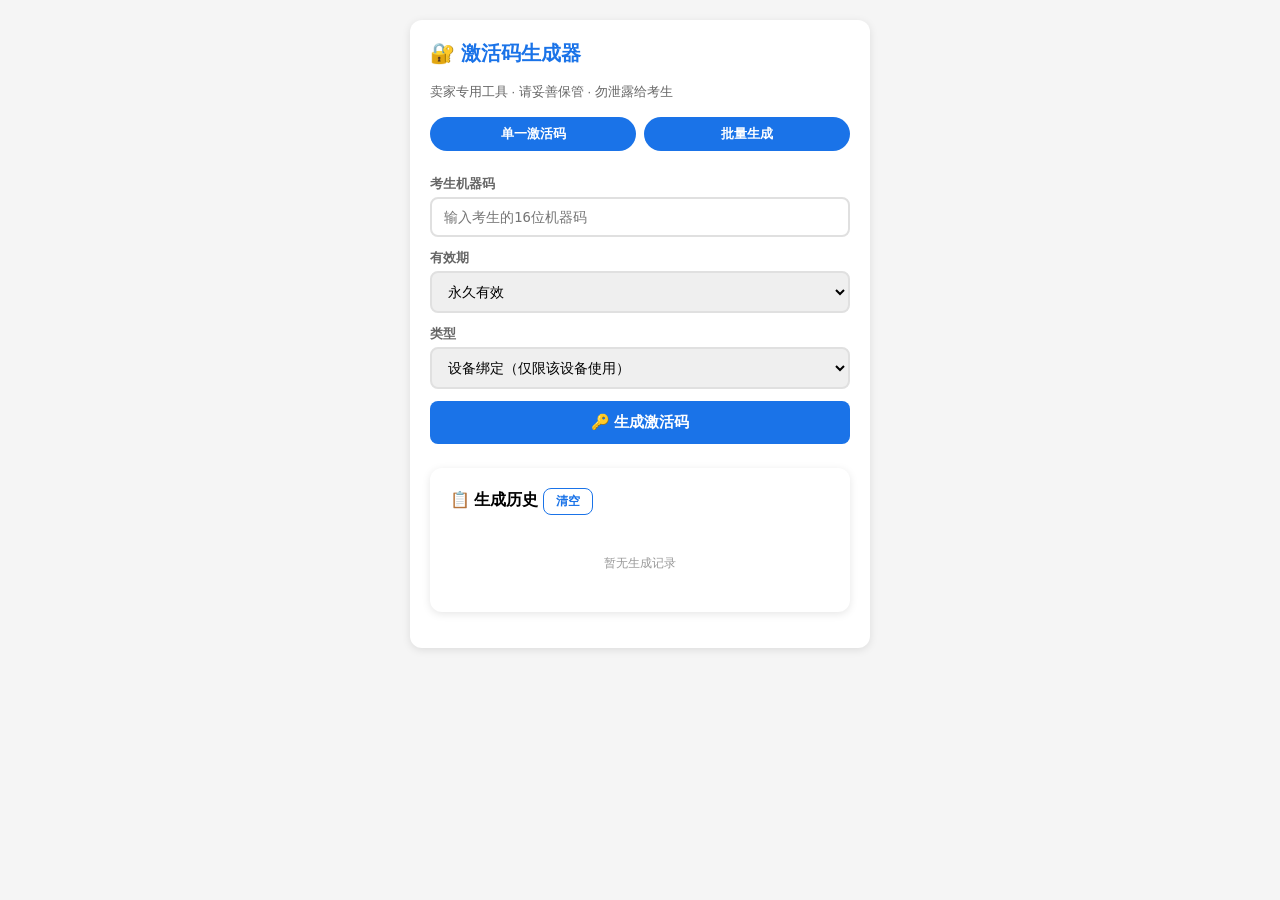
<file: keygen/激活码生成器.html>
<!DOCTYPE html>
<html lang="zh-CN">
<head>
  <meta charset="UTF-8">
  <meta name="viewport" content="width=device-width,initial-scale=1.0">
  <title>激活码生成器 - 专升本备考APP</title>
  <style>
    * { margin:0; padding:0; box-sizing:border-box; }
    body {
      font-family: -apple-system, 'PingFang SC', 'Microsoft YaHei', sans-serif;
      background: #f5f5f5;
      padding: 20px;
      max-width: 500px;
      margin: 0 auto;
    }
    .card {
      background: #fff;
      border-radius: 12px;
      padding: 20px;
      margin-bottom: 16px;
      box-shadow: 0 2px 8px rgba(0,0,0,0.1);
    }
    h1 { font-size:20px; margin-bottom:16px; color:#1a73e8; }
    h2 { font-size:16px; margin-bottom:12px; }
    label { display:block; font-size:13px; font-weight:600; margin-bottom:4px; color:#666; }
    input, select, textarea {
      width: 100%;
      padding: 10px 12px;
      border: 2px solid #e0e0e0;
      border-radius: 8px;
      font-size: 14px;
      margin-bottom: 12px;
      font-family: monospace;
    }
    input:focus, select:focus { border-color: #1a73e8; outline: none; }
    button {
      width: 100%;
      padding: 12px;
      background: #1a73e8;
      color: #fff;
      border: none;
      border-radius: 8px;
      font-size: 15px;
      font-weight: 600;
      cursor: pointer;
      margin-bottom: 8px;
    }
    button:active { opacity: 0.8; }
    button.secondary { background: #fff; color: #1a73e8; border: 1px solid #1a73e8; }
    .result {
      background: #e8f5e9;
      border: 2px solid #4caf50;
      border-radius: 8px;
      padding: 16px;
      text-align: center;
      margin: 12px 0;
    }
    .result .key {
      font-size: 18px;
      font-weight: 700;
      font-family: monospace;
      letter-spacing: 2px;
      color: #2e7d32;
      word-break: break-all;
    }
    .history {
      max-height: 300px;
      overflow-y: auto;
      font-size: 12px;
    }
    .history-item {
      padding: 8px;
      border-bottom: 1px solid #f0f0f0;
      font-family: monospace;
    }
    .history-item span { color: #666; }
    .danger { color: #d50000; font-size: 12px; margin-top: 4px; }
    .info { color: #666; font-size: 12px; margin-top: 4px; }
    .tabs { display:flex; gap:8px; margin-bottom:16px; }
    .tabs button { flex:1; padding:8px; font-size:13px; border-radius:20px; }
    .tabs button.active { background:#1a73e8; color:#fff; }
  </style>
</head>
<body>
  <div class="card">
    <h1>🔐 激活码生成器</h1>
    <p style="font-size:13px;color:#666;margin-bottom:16px">
      卖家专用工具 · 请妥善保管 · 勿泄露给考生
    </p>

    <div class="tabs">
      <button class="active" onclick="switchTab('single')">单一激活码</button>
      <button onclick="switchTab('batch')">批量生成</button>
    </div>

    <!-- 单一生成 -->
    <div id="tab-single">
      <label>考生机器码</label>
      <input type="text" id="machineCode" placeholder="输入考生的16位机器码" maxlength="20">

      <label>有效期</label>
      <select id="expiryType">
        <option value="30">30天</option>
        <option value="90">90天</option>
        <option value="180">180天</option>
        <option value="365">365天</option>
        <option value="0" selected>永久有效</option>
      </select>

      <label>类型</label>
      <select id="licenseType">
        <option value="D">设备绑定（仅限该设备使用）</option>
        <option value="U">通用激活码（不限设备）</option>
      </select>

      <button onclick="generateSingle()">🔑 生成激活码</button>
      <div id="single-result"></div>
    </div>

    <!-- 批量生成 -->
    <div id="tab-batch" style="display:none">
      <label>批量机器码（每行一个）</label>
      <textarea id="batchCodes" rows="5" placeholder="粘贴考生机器码，每行一个..."></textarea>

      <label>有效期</label>
      <select id="batchExpiry">
        <option value="30">30天</option>
        <option value="90">90天</option>
        <option value="180">180天</option>
        <option value="365">365天</option>
        <option value="0" selected>永久有效</option>
      </select>

      <button onclick="generateBatch()">📦 批量生成</button>
      <button class="secondary" onclick="exportCSV()">📥 导出CSV</button>
      <div id="batch-result"></div>
    </div>

    <!-- 生成历史 -->
    <div class="card" style="margin-top:16px">
      <h2>📋 生成历史 <button class="secondary" style="width:auto;padding:4px 12px;font-size:12px" onclick="clearHistory()">清空</button></h2>
      <div class="history" id="history"></div>
    </div>
  </div>

  <script>
    const SECRET_SEED = 'AHUT-CourseCram-2026-Engineering-Mechanics-Surveying';

    function _encode(plain) {
      let result = '';
      const key = SECRET_SEED;
      for (let i = 0; i < plain.length; i++) {
        const cc = plain.charCodeAt(i) ^ key.charCodeAt(i % key.length);
        result += String.fromCharCode(cc);
      }
      return btoa(result).replace(/\+/g, '-').replace(/\//g, '_').replace(/=/g, '');
    }

    function _checksum(str) {
      let sum = 0;
      for (let i = 0; i < str.length; i++) {
        sum = ((sum << 5) - sum) + str.charCodeAt(i);
        sum |= 0;
      }
      return Math.abs(sum).toString(16).toUpperCase().padStart(4, '0');
    }

    function generateLicense(machineCode, expiryDays, type) {
      let expiry = 0;
      if (expiryDays > 0) {
        expiry = Date.now() + expiryDays * 86400000;
      }
      const plain = machineCode.toUpperCase() + ':' + expiry + ':' + type;
      const checksum = _checksum(machineCode.toUpperCase() + expiry + type);
      return _encode(plain + ':' + checksum);
    }

    function addHistory(mc, days, type, key) {
      const history = JSON.parse(localStorage.getItem('_keygen_history') || '[]');
      history.unshift({
        mc, days: days || '永久', type: type === 'U' ? '通用' : '绑定',
        key, time: new Date().toLocaleString()
      });
      if (history.length > 100) history.length = 100;
      localStorage.setItem('_keygen_history', JSON.stringify(history));
      renderHistory();
    }

    function renderHistory() {
      const history = JSON.parse(localStorage.getItem('_keygen_history') || '[]');
      const el = document.getElementById('history');
      if (history.length === 0) {
        el.innerHTML = '<div style="color:#999;text-align:center;padding:20px">暂无生成记录</div>';
        return;
      }
      el.innerHTML = history.map(h => `
        <div class="history-item">
          <div>机器码: ${h.mc} | 有效期: ${h.days} | 类型: ${h.type}</div>
          <div style="color:#2e7d32;font-weight:600">${h.key}</div>
          <span>${h.time}</span>
        </div>
      `).join('');
    }

    function generateSingle() {
      const mc = document.getElementById('machineCode').value.trim();
      if (!mc || mc.length < 8) {
        document.getElementById('single-result').innerHTML = '<div class="danger">请输入有效的机器码（至少8位）</div>';
        return;
      }
      const days = parseInt(document.getElementById('expiryType').value);
      const type = document.getElementById('licenseType').value;
      const key = generateLicense(mc, days, type);

      const daysLabel = days === 0 ? '永久有效' : days + '天';
      document.getElementById('single-result').innerHTML = `
        <div class="result">
          <div style="font-size:13px;color:#666;margin-bottom:4px">激活码（${daysLabel} · ${type === 'U' ? '通用' : '设备绑定'}）</div>
          <div class="key">${key}</div>
          <button class="secondary" style="margin-top:8px" onclick="navigator.clipboard.writeText('${key}');alert('已复制')">📋 复制激活码</button>
        </div>
      `;
      addHistory(mc, days, type, key);
    }

    function generateBatch() {
      const text = document.getElementById('batchCodes').value.trim();
      if (!text) {
        document.getElementById('batch-result').innerHTML = '<div class="danger">请输入至少一个机器码</div>';
        return;
      }
      const codes = text.split(/[\n\r]+/).map(l => l.trim()).filter(l => l.length >= 8);
      if (codes.length === 0) {
        document.getElementById('batch-result').innerHTML = '<div class="danger">未找到有效的机器码</div>';
        return;
      }
      const days = parseInt(document.getElementById('batchExpiry').value);
      const type = 'D';
      const daysLabel = days === 0 ? '永久有效' : days + '天';

      let html = `<div class="result"><div style="font-weight:600;margin-bottom:8px">生成了 ${codes.length} 个激活码（${daysLabel} · 设备绑定）</div>`;
      codes.forEach((mc, i) => {
        const key = generateLicense(mc, days, type);
        html += `<div style="font-size:12px;font-family:monospace;margin:4px 0;text-align:left">${i+1}. ${mc} → <b style="color:#2e7d32">${key}</b></div>`;
        addHistory(mc, days, type, key);
      });
      html += `<button class="secondary" style="margin-top:8px" onclick="navigator.clipboard.writeText(this.parentElement.textContent.trim());alert('已复制全部')">📋 一键复制全部</button></div>`;
      document.getElementById('batch-result').innerHTML = html;
      window._lastBatch = codes.map(mc => ({ mc, key: generateLicense(mc, days, type), days: daysLabel }));
    }

    function exportCSV() {
      if (!window._lastBatch || window._lastBatch.length === 0) {
        alert('请先生成批量激活码');
        return;
      }
      let csv = '机器码,激活码,有效期\n';
      window._lastBatch.forEach(item => {
        csv += `${item.mc},${item.key},${item.days}\n`;
      });
      const blob = new Blob(['﻿' + csv], { type: 'text/csv;charset=utf-8' });
      const url = URL.createObjectURL(blob);
      const a = document.createElement('a');
      a.href = url;
      a.download = '激活码_' + new Date().toISOString().slice(0,10) + '.csv';
      a.click();
      URL.revokeObjectURL(url);
    }

    function clearHistory() {
      if (confirm('确认清空所有生成历史？')) {
        localStorage.removeItem('_keygen_history');
        renderHistory();
      }
    }

    function switchTab(tab) {
      document.querySelectorAll('.tabs button').forEach((b, i) => {
        b.classList.toggle('active', (tab === 'single' && i === 0) || (tab === 'batch' && i === 1));
      });
      document.getElementById('tab-single').style.display = tab === 'single' ? 'block' : 'none';
      document.getElementById('tab-batch').style.display = tab === 'batch' ? 'block' : 'none';
    }

    renderHistory();
  </script>
</body>
</html>
</file>
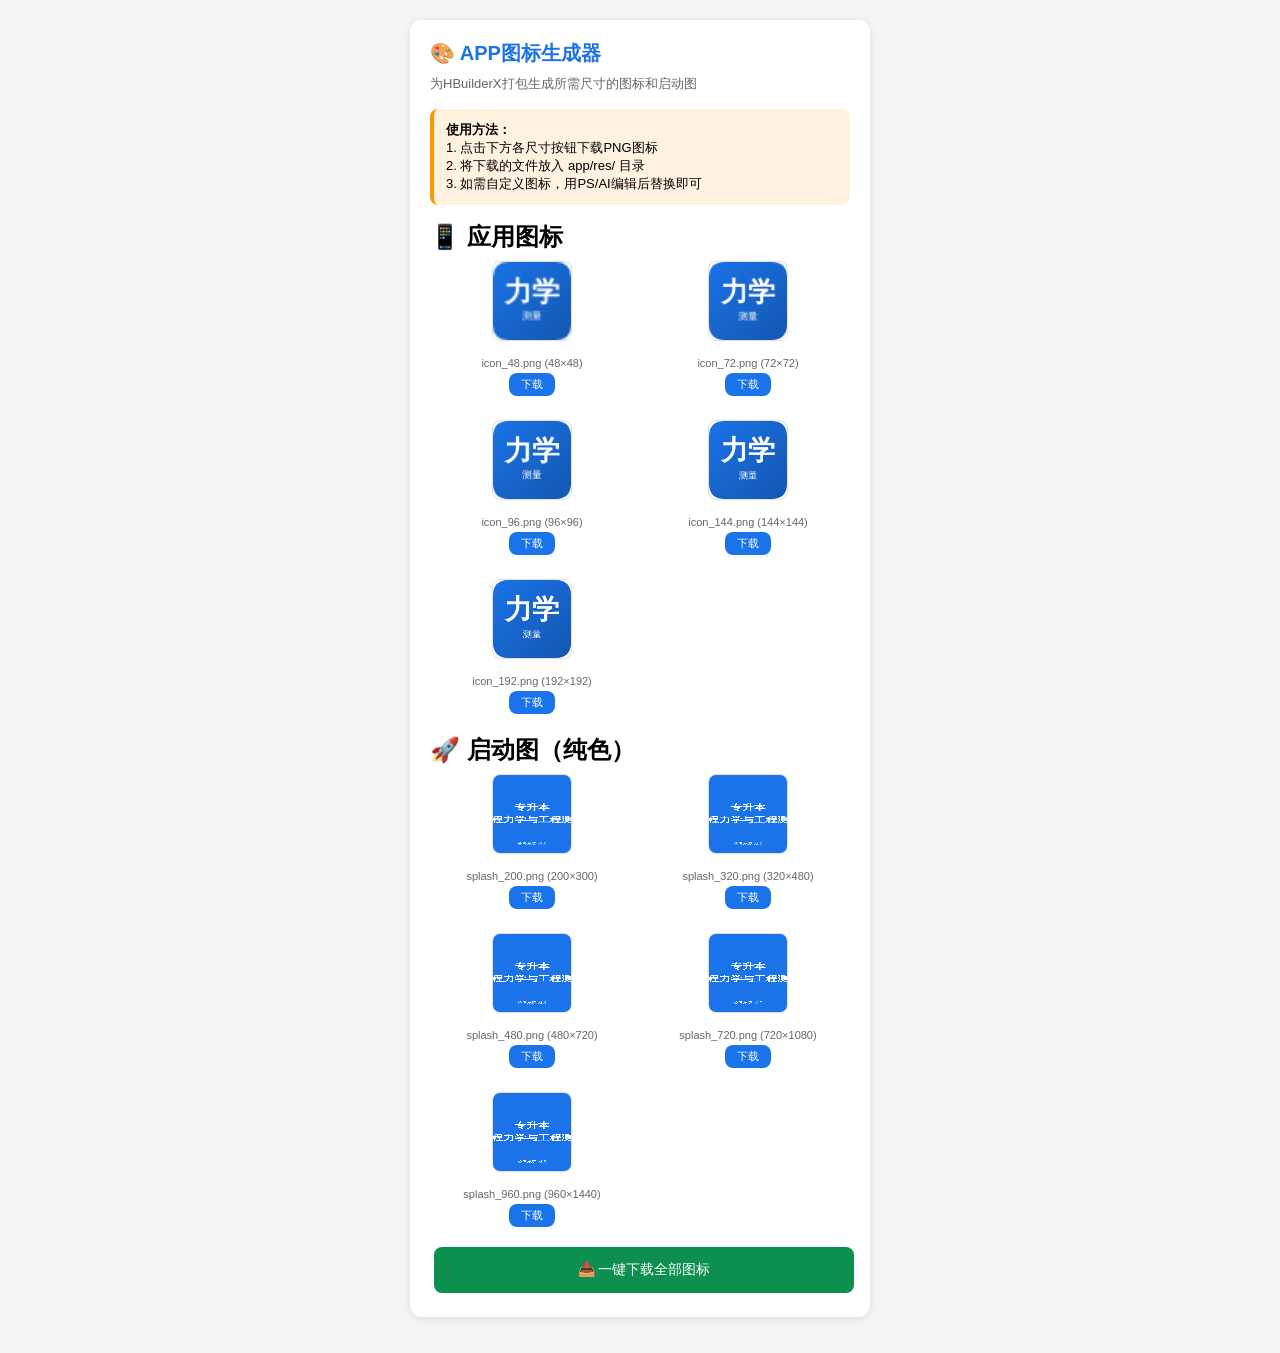
<file: res/图标生成器.html>
<!DOCTYPE html>
<html lang="zh-CN">
<head>
  <meta charset="UTF-8">
  <meta name="viewport" content="width=device-width,initial-scale=1.0">
  <title>APP图标生成器</title>
  <style>
    * { margin:0; padding:0; box-sizing:border-box; }
    body { font-family: 'PingFang SC','Microsoft YaHei',sans-serif; background:#f5f5f5; padding:20px; max-width:500px; margin:0 auto; }
    .card { background:#fff; border-radius:12px; padding:20px; margin-bottom:16px; box-shadow:0 2px 8px rgba(0,0,0,0.1); }
    h1 { font-size:20px; margin-bottom:8px; color:#1a73e8; }
    .subtitle { font-size:13px; color:#666; margin-bottom:16px; }
    canvas { border:1px solid #e0e0e0; border-radius:8px; margin:8px; }
    button { padding:10px 20px; background:#1a73e8; color:#fff; border:none; border-radius:8px; font-size:14px; cursor:pointer; margin:4px; }
    button:active { opacity:0.8; }
    button.green { background:#0d904f; }
    .grid { display:grid; grid-template-columns:1fr 1fr; gap:12px; }
    .icon-item { text-align:center; }
    .icon-item canvas { width:80px; height:80px; }
    .icon-item .label { font-size:11px; color:#666; margin-top:4px; }
    .note { background:#fff3e0; padding:12px; border-radius:8px; font-size:13px; margin:12px 0; border-left:4px solid #ff9800; }
  </style>
</head>
<body>
  <div class="card">
    <h1>🎨 APP图标生成器</h1>
    <p class="subtitle">为HBuilderX打包生成所需尺寸的图标和启动图</p>
    <div class="note">
      <b>使用方法：</b><br>
      1. 点击下方各尺寸按钮下载PNG图标<br>
      2. 将下载的文件放入 app/res/ 目录<br>
      3. 如需自定义图标，用PS/AI编辑后替换即可
    </div>

    <h2 style="margin-top:16px">📱 应用图标</h2>
    <div class="grid" id="icon-grid"></div>

    <h2 style="margin-top:16px">🚀 启动图（纯色）</h2>
    <div class="grid" id="splash-grid"></div>

    <button class="green" onclick="downloadAll()" style="width:100%;margin-top:16px;padding:14px">📥 一键下载全部图标</button>
  </div>

  <script>
    const ICON_SIZES = [
      { name:'icon_48.png', w:48, h:48, type:'icon' },
      { name:'icon_72.png', w:72, h:72, type:'icon' },
      { name:'icon_96.png', w:96, h:96, type:'icon' },
      { name:'icon_144.png', w:144, h:144, type:'icon' },
      { name:'icon_192.png', w:192, h:192, type:'icon' },
    ];
    const SPLASH_SIZES = [
      { name:'splash_200.png', w:200, h:300, type:'splash' },
      { name:'splash_320.png', w:320, h:480, type:'splash' },
      { name:'splash_480.png', w:480, h:720, type:'splash' },
      { name:'splash_720.png', w:720, h:1080, type:'splash' },
      { name:'splash_960.png', w:960, h:1440, type:'splash' },
    ];

    function drawIcon(canvas, w, h, type) {
      const ctx = canvas.getContext('2d');
      canvas.width = w;
      canvas.height = h;

      if (type === 'icon') {
        // 圆角矩形背景
        const r = w * 0.2;
        const bg = ctx.createLinearGradient(0, 0, w, h);
        bg.addColorStop(0, '#1a73e8');
        bg.addColorStop(1, '#1557b0');
        ctx.fillStyle = bg;
        ctx.beginPath();
        ctx.moveTo(r, 0);
        ctx.lineTo(w - r, 0);
        ctx.quadraticCurveTo(w, 0, w, r);
        ctx.lineTo(w, h - r);
        ctx.quadraticCurveTo(w, h, w - r, h);
        ctx.lineTo(r, h);
        ctx.quadraticCurveTo(0, h, 0, h - r);
        ctx.lineTo(0, r);
        ctx.quadraticCurveTo(0, 0, r, 0);
        ctx.fill();

        // 文字
        const fontSize = w * 0.35;
        ctx.fillStyle = '#fff';
        ctx.font = `bold ${fontSize}px "PingFang SC","Microsoft YaHei",sans-serif`;
        ctx.textAlign = 'center';
        ctx.textBaseline = 'middle';
        ctx.fillText('力学', w/2, h*0.4);

        // 小字
        const fs2 = w * 0.12;
        ctx.font = `${fs2}px "PingFang SC","Microsoft YaHei",sans-serif`;
        ctx.fillText('测量', w/2, h*0.7);
      } else {
        // 启动图：纯色背景 + 中心文字
        ctx.fillStyle = '#1a73e8';
        ctx.fillRect(0, 0, w, h);

        const fontSize = Math.min(w, h) * 0.15;
        ctx.fillStyle = '#fff';
        ctx.font = `bold ${fontSize}px "PingFang SC","Microsoft YaHei",sans-serif`;
        ctx.textAlign = 'center';
        ctx.textBaseline = 'middle';
        ctx.fillText('专升本', w/2, h/2 - fontSize*0.8);
        ctx.fillText('工程力学与工程测量', w/2, h/2 + fontSize*0.8);

        // 底部小字
        const fs3 = fontSize * 0.4;
        ctx.font = `${fs3}px "PingFang SC","Microsoft YaHei",sans-serif`;
        ctx.fillText('备考系统 v1.0', w/2, h - fs3*3);
      }
    }

    function createDownloadLink(canvas, filename) {
      canvas.toBlob(blob => {
        const url = URL.createObjectURL(blob);
        const a = document.createElement('a');
        a.href = url;
        a.download = filename;
        a.click();
        URL.revokeObjectURL(url);
      });
    }

    function renderIcons() {
      const iconGrid = document.getElementById('icon-grid');
      const splashGrid = document.getElementById('splash-grid');

      ICON_SIZES.forEach(s => {
        const div = document.createElement('div');
        div.className = 'icon-item';
        const canvas = document.createElement('canvas');
        drawIcon(canvas, s.w, s.h, s.type);
        const label = document.createElement('div');
        label.className = 'label';
        label.textContent = `${s.name} (${s.w}×${s.h})`;
        const btn = document.createElement('button');
        btn.textContent = '下载';
        btn.style.cssText = 'font-size:11px;padding:4px 12px;';
        btn.addEventListener('click', () => createDownloadLink(canvas, s.name));
        div.appendChild(canvas);
        div.appendChild(label);
        div.appendChild(btn);
        iconGrid.appendChild(div);
      });

      SPLASH_SIZES.forEach(s => {
        const div = document.createElement('div');
        div.className = 'icon-item';
        const canvas = document.createElement('canvas');
        drawIcon(canvas, s.w, s.h, s.type);
        const label = document.createElement('div');
        label.className = 'label';
        label.textContent = `${s.name} (${s.w}×${s.h})`;
        const btn = document.createElement('button');
        btn.textContent = '下载';
        btn.style.cssText = 'font-size:11px;padding:4px 12px;';
        btn.addEventListener('click', () => createDownloadLink(canvas, s.name));
        div.appendChild(canvas);
        div.appendChild(label);
        div.appendChild(btn);
        splashGrid.appendChild(div);
      });
    }

    function downloadAll() {
      const allSizes = [...ICON_SIZES, ...SPLASH_SIZES];
      allSizes.forEach((s, i) => {
        setTimeout(() => {
          const canvas = document.createElement('canvas');
          drawIcon(canvas, s.w, s.h, s.type);
          createDownloadLink(canvas, s.name);
        }, i * 200);
      });
      alert('开始下载全部 ' + allSizes.length + ' 个图标文件（请允许浏览器多次下载）');
    }

    renderIcons();
  </script>
</body>
</html>
</file>
